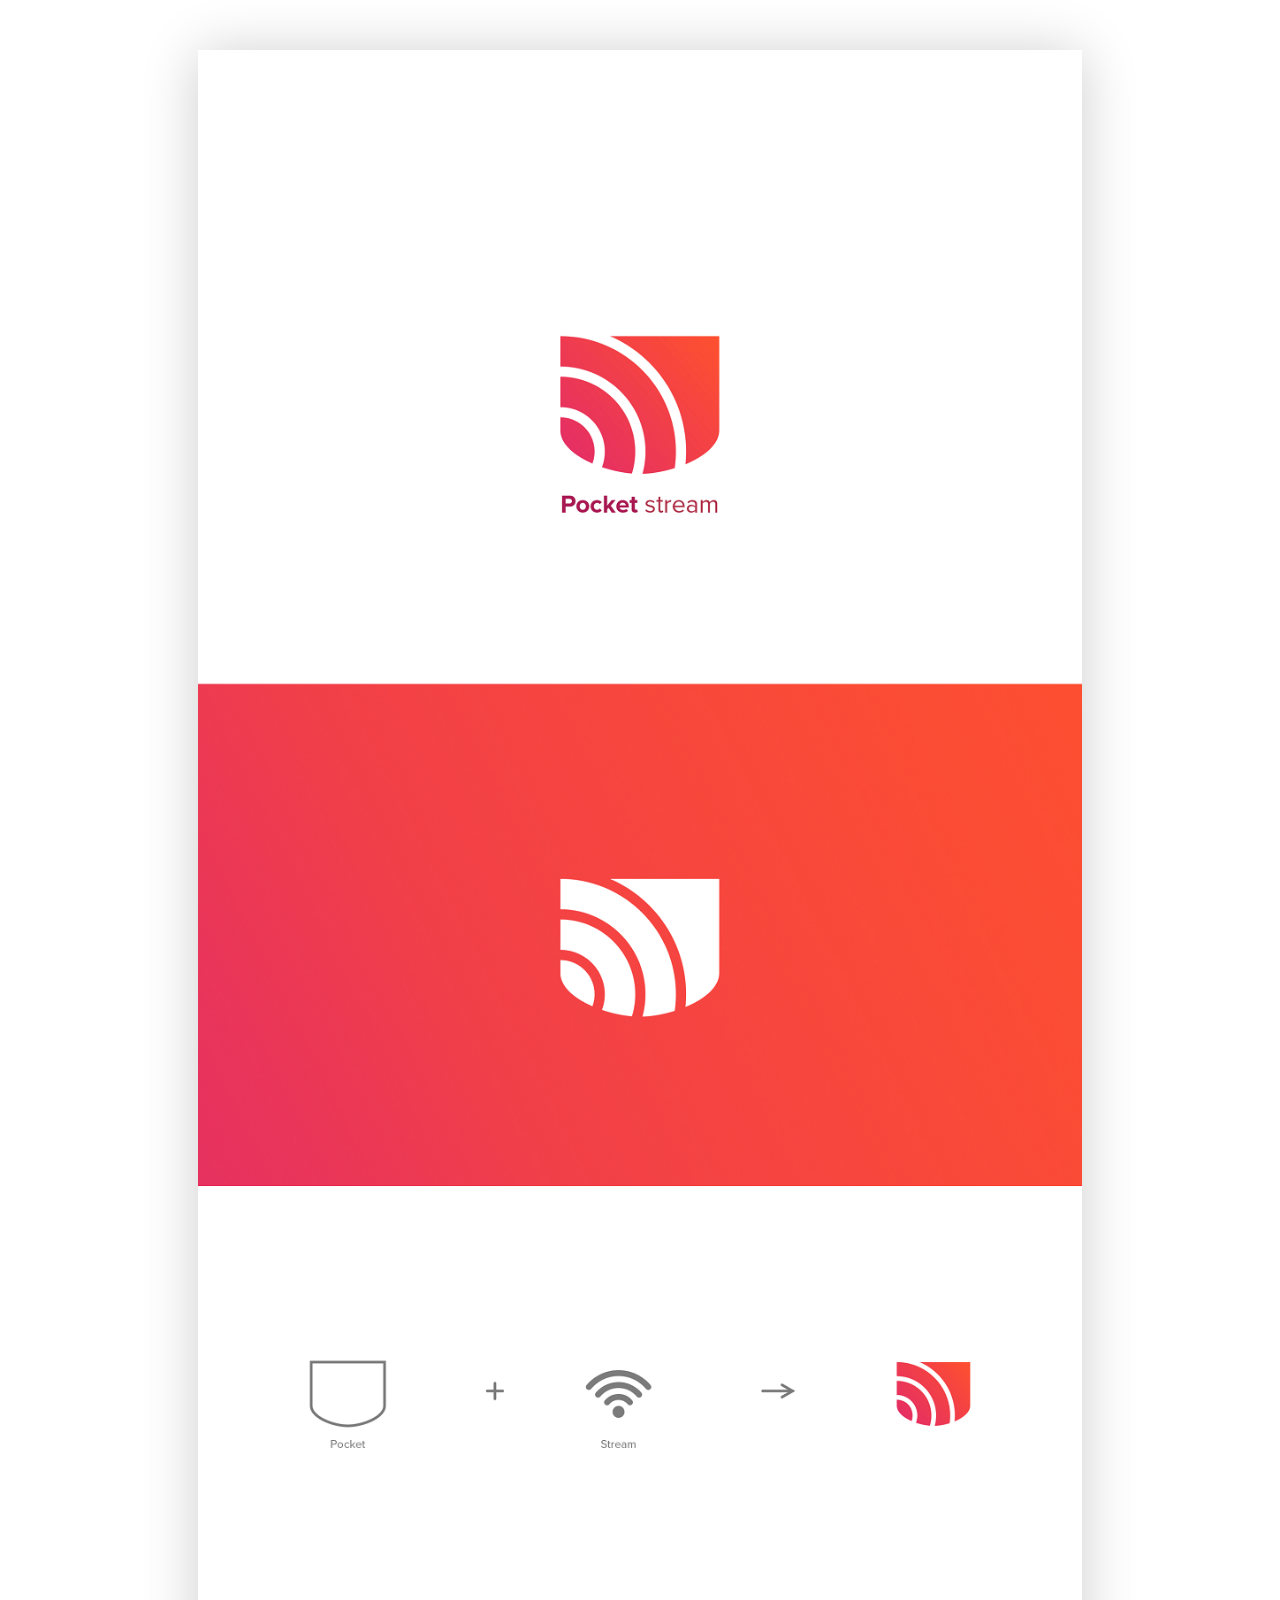
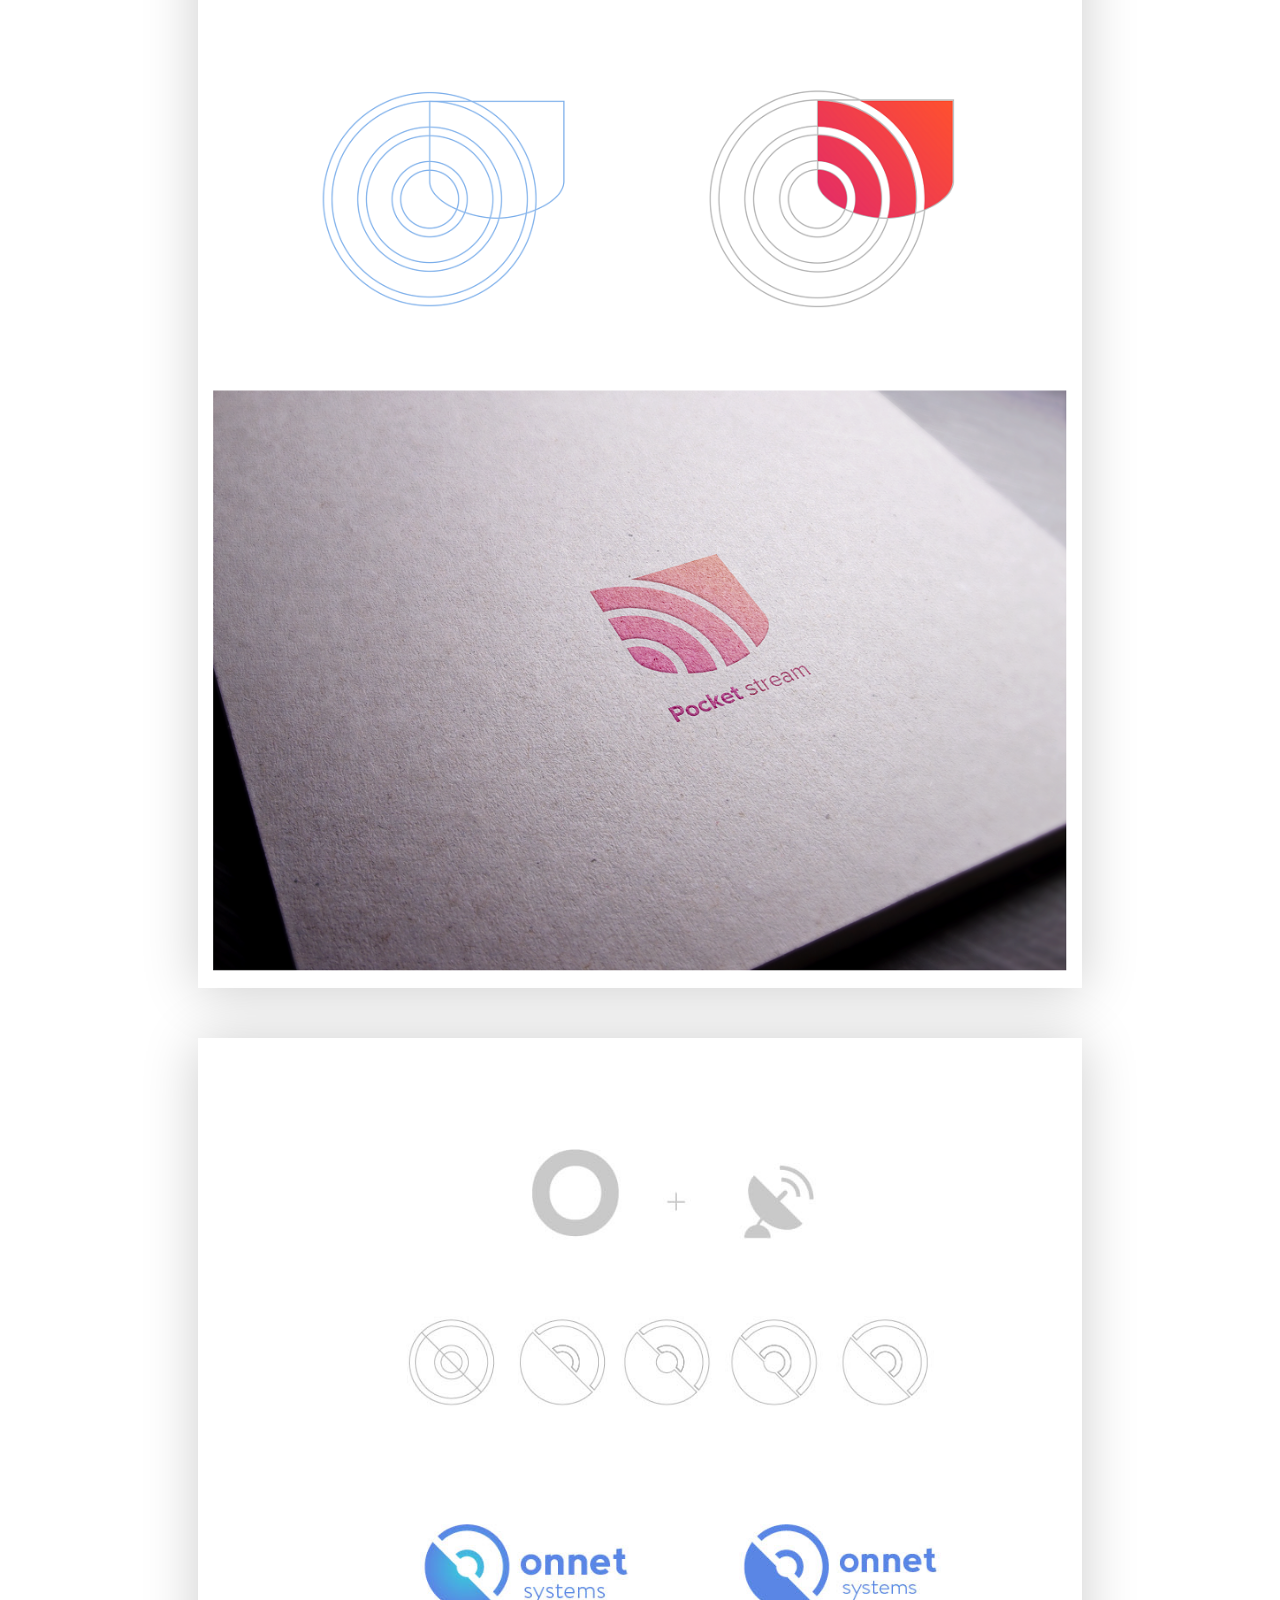
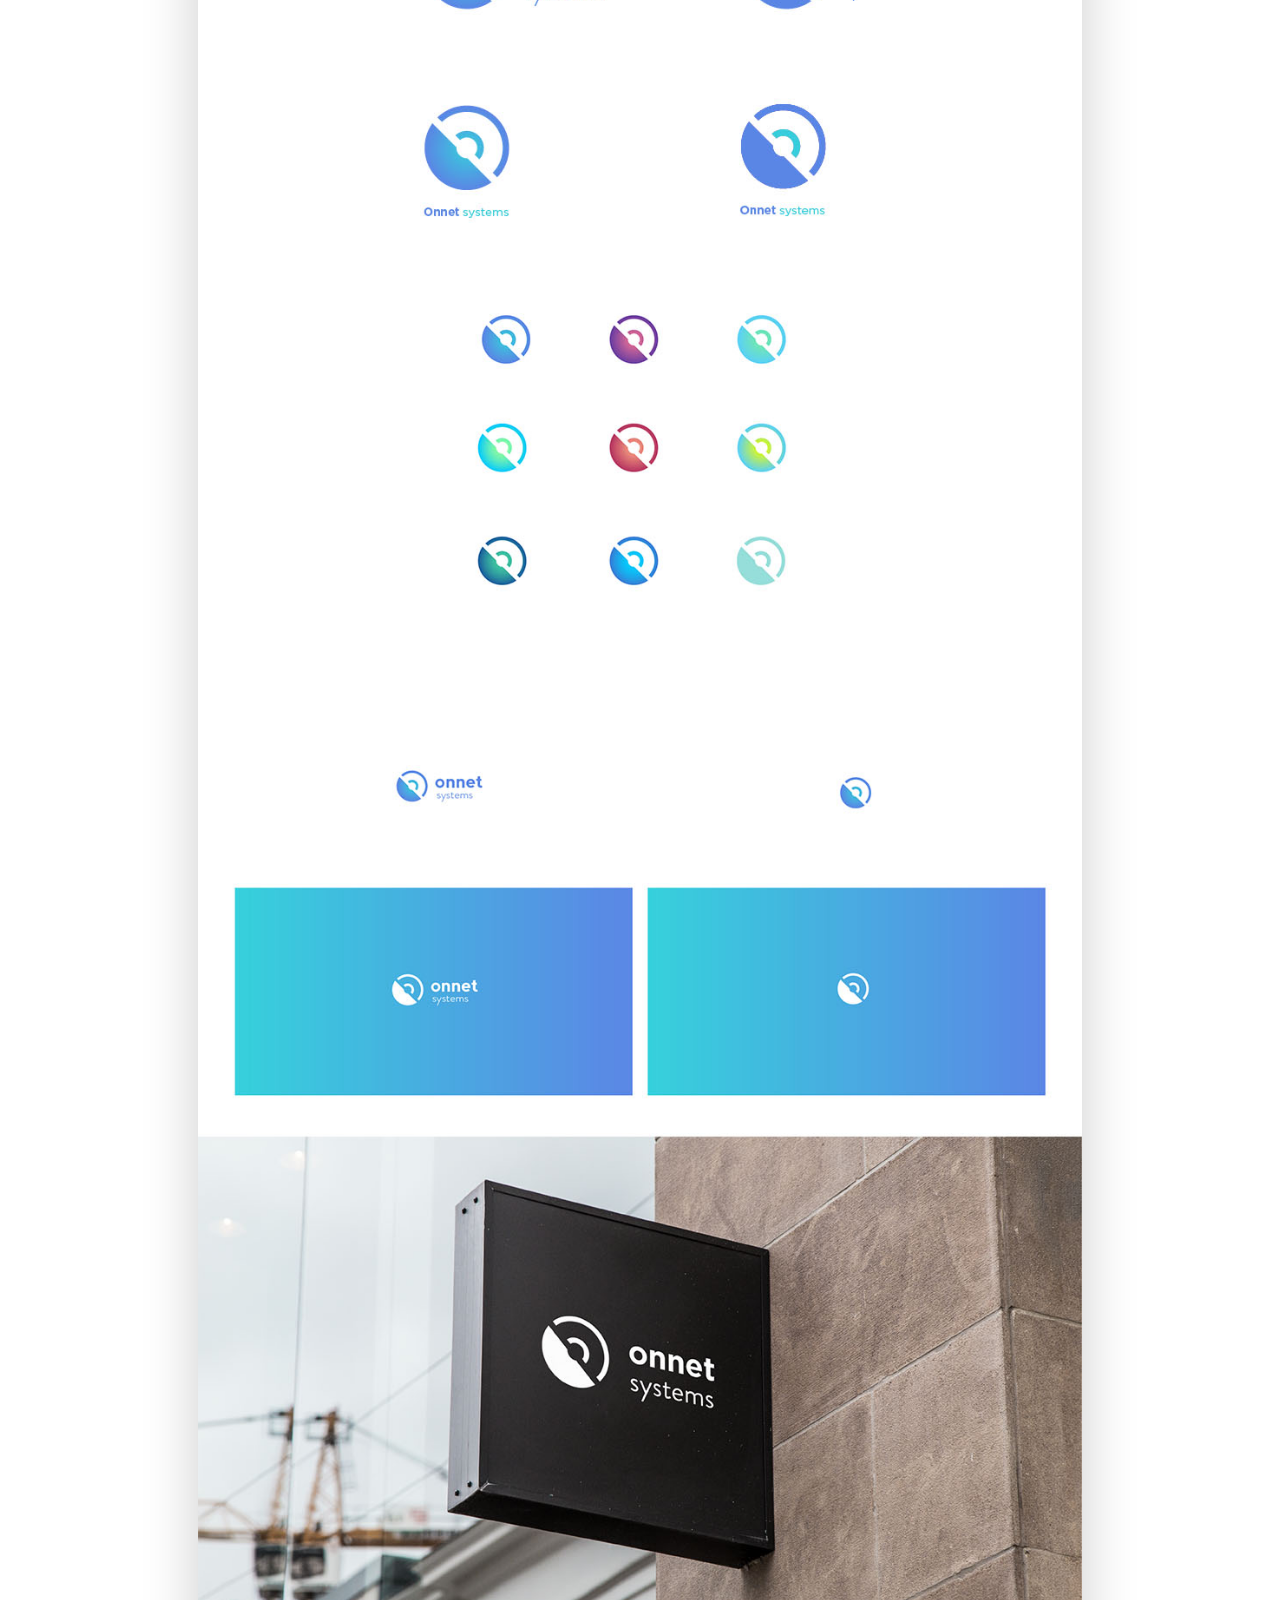
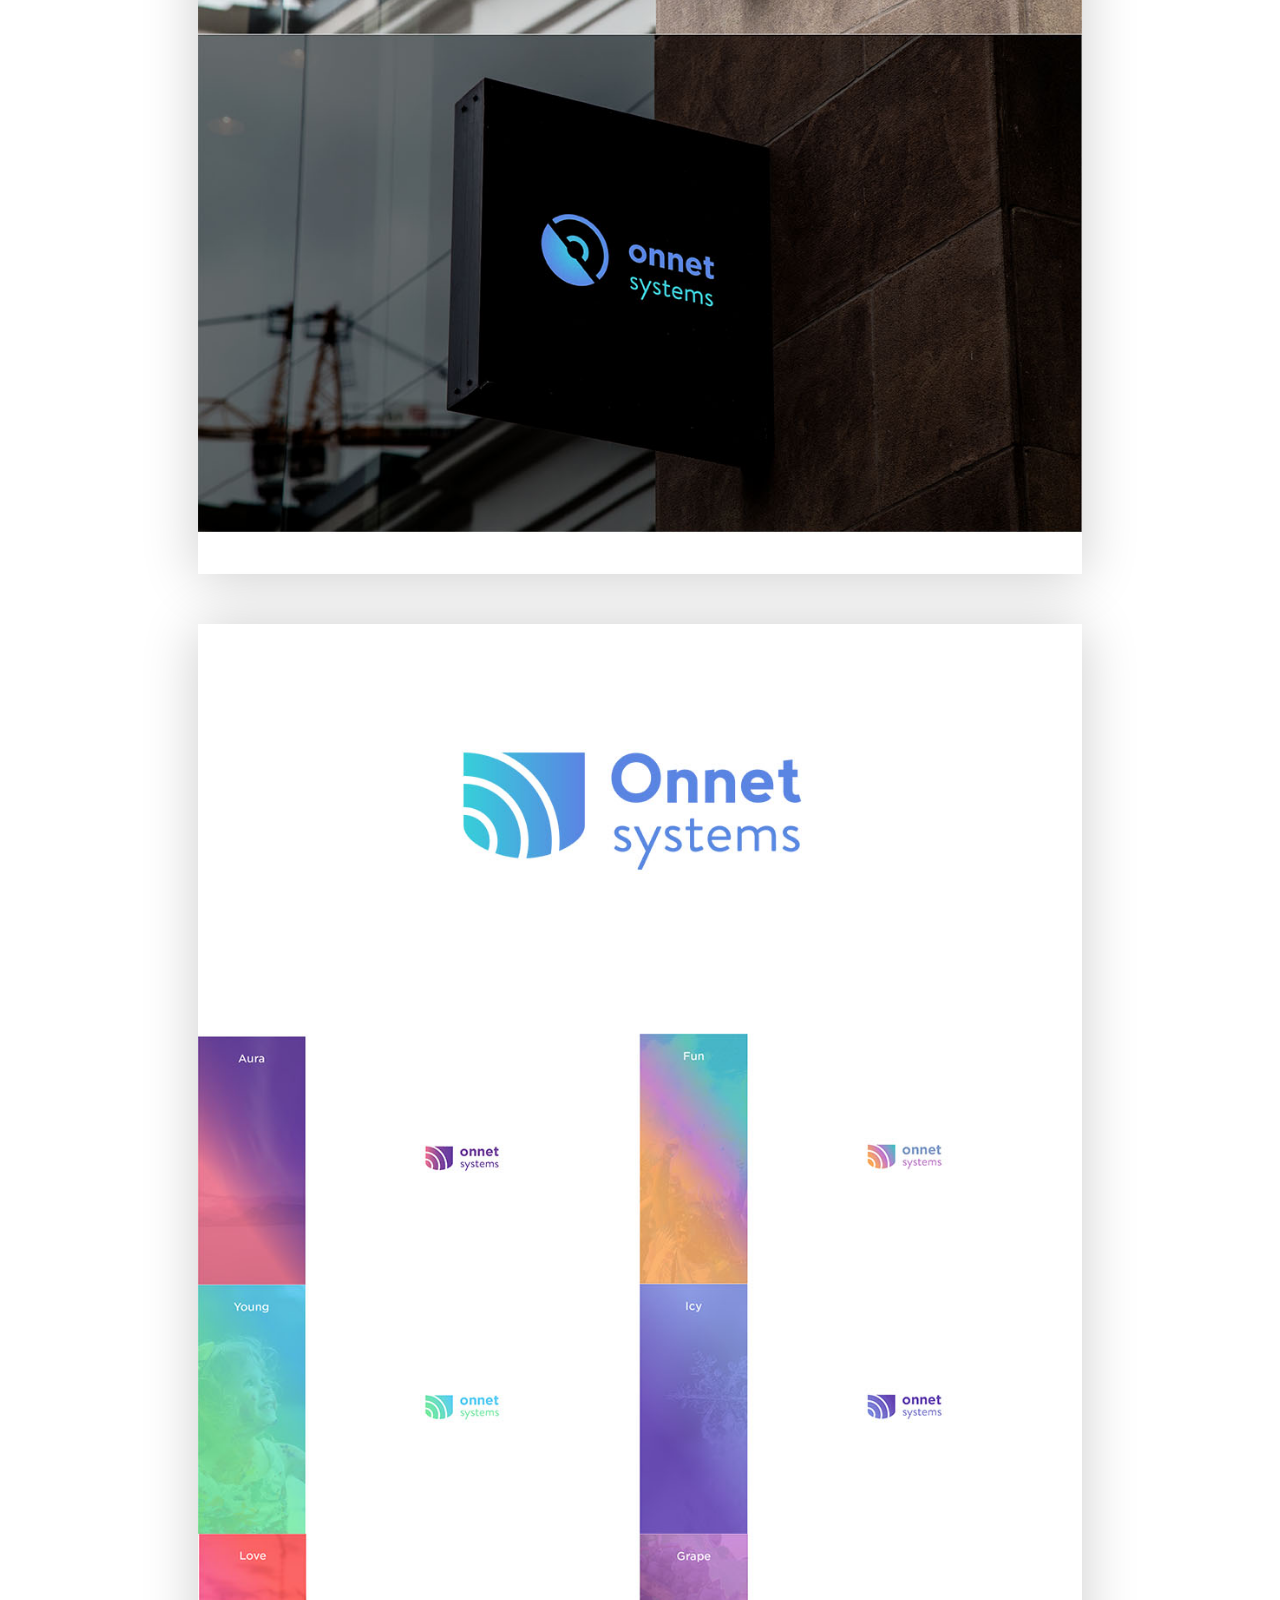
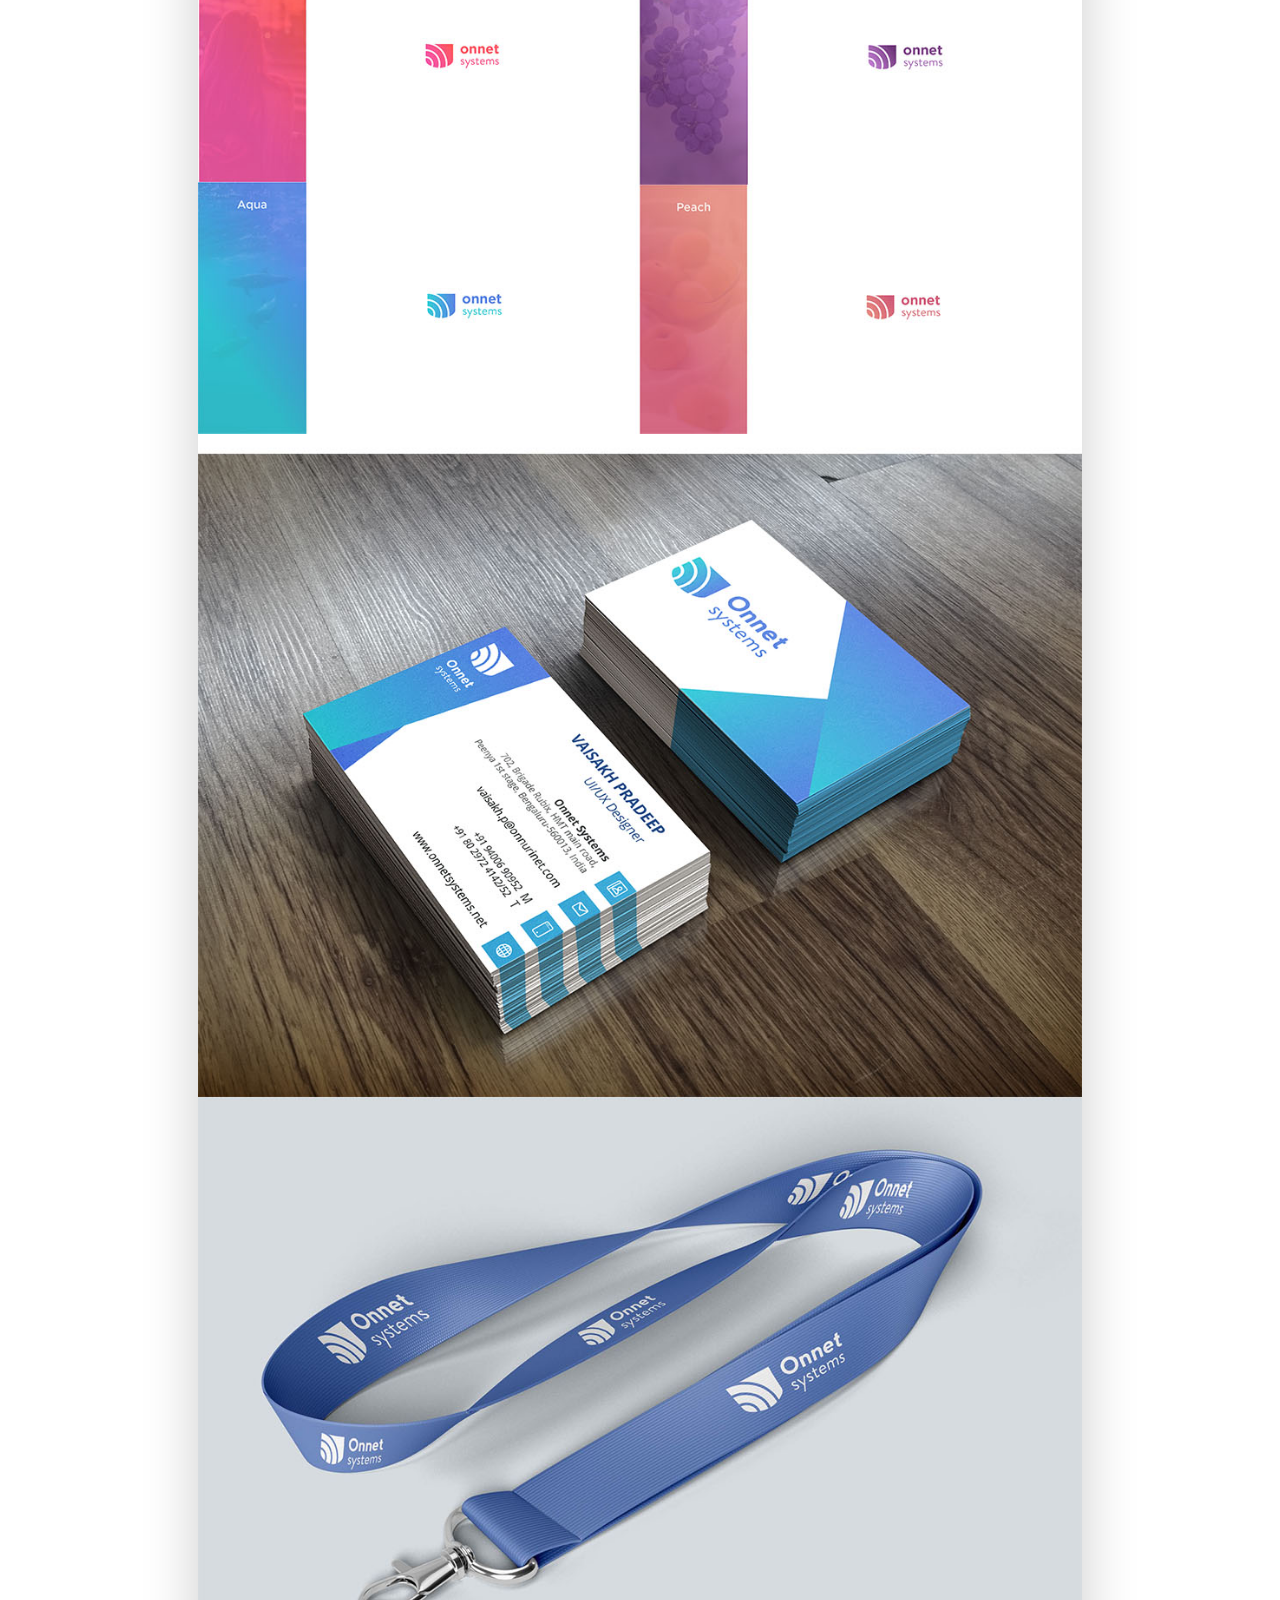
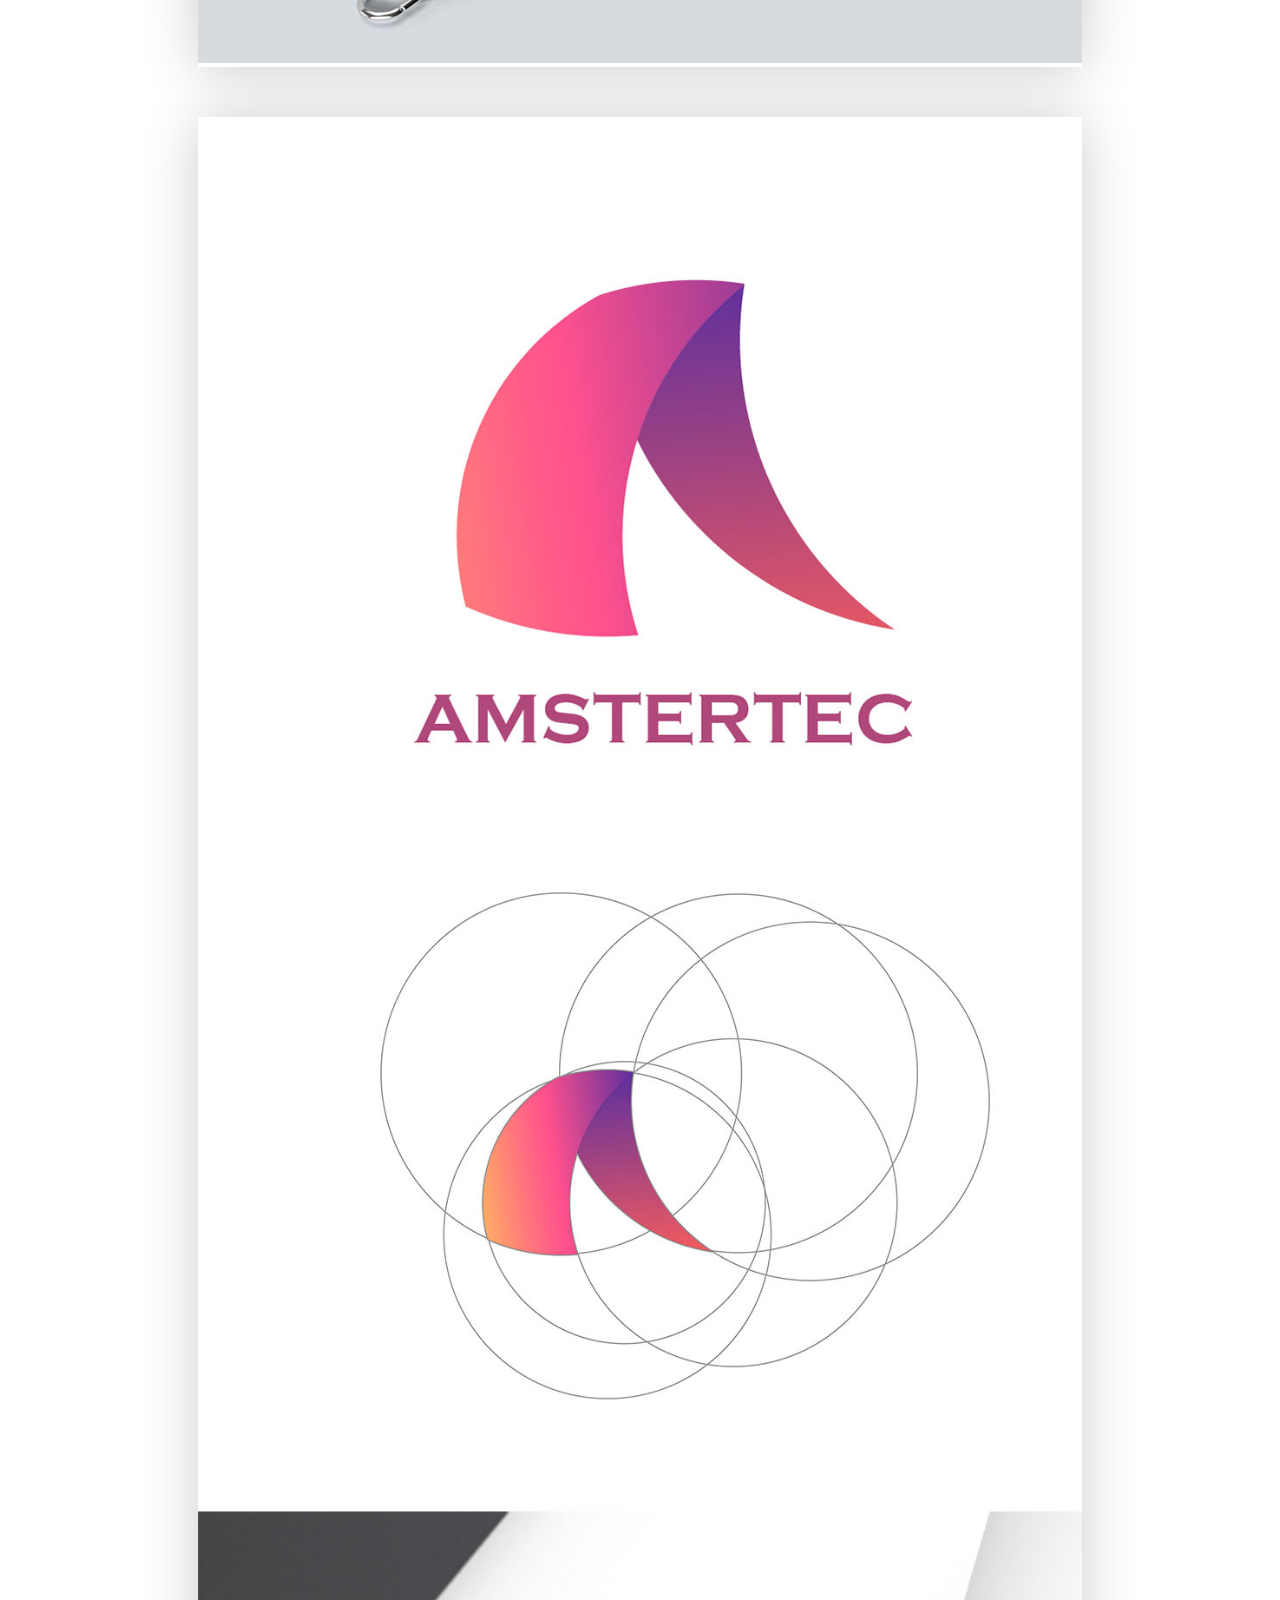
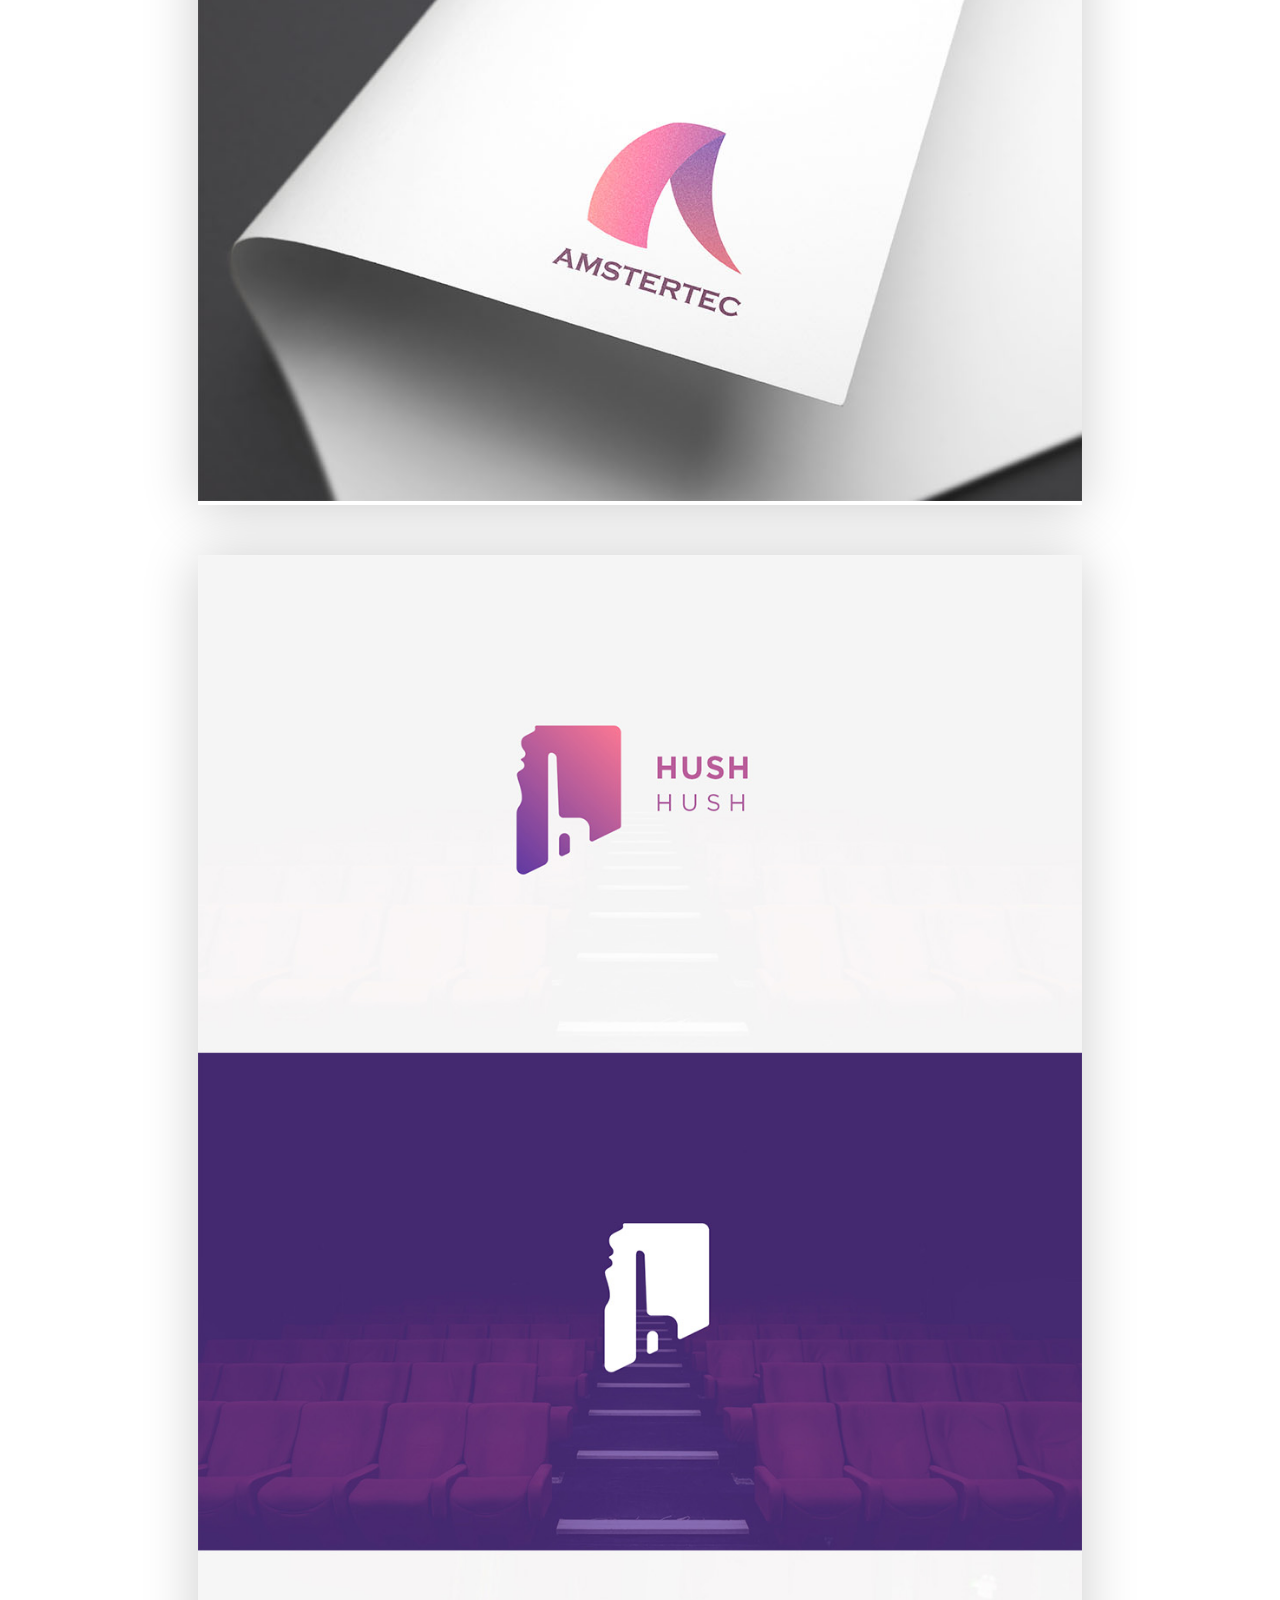
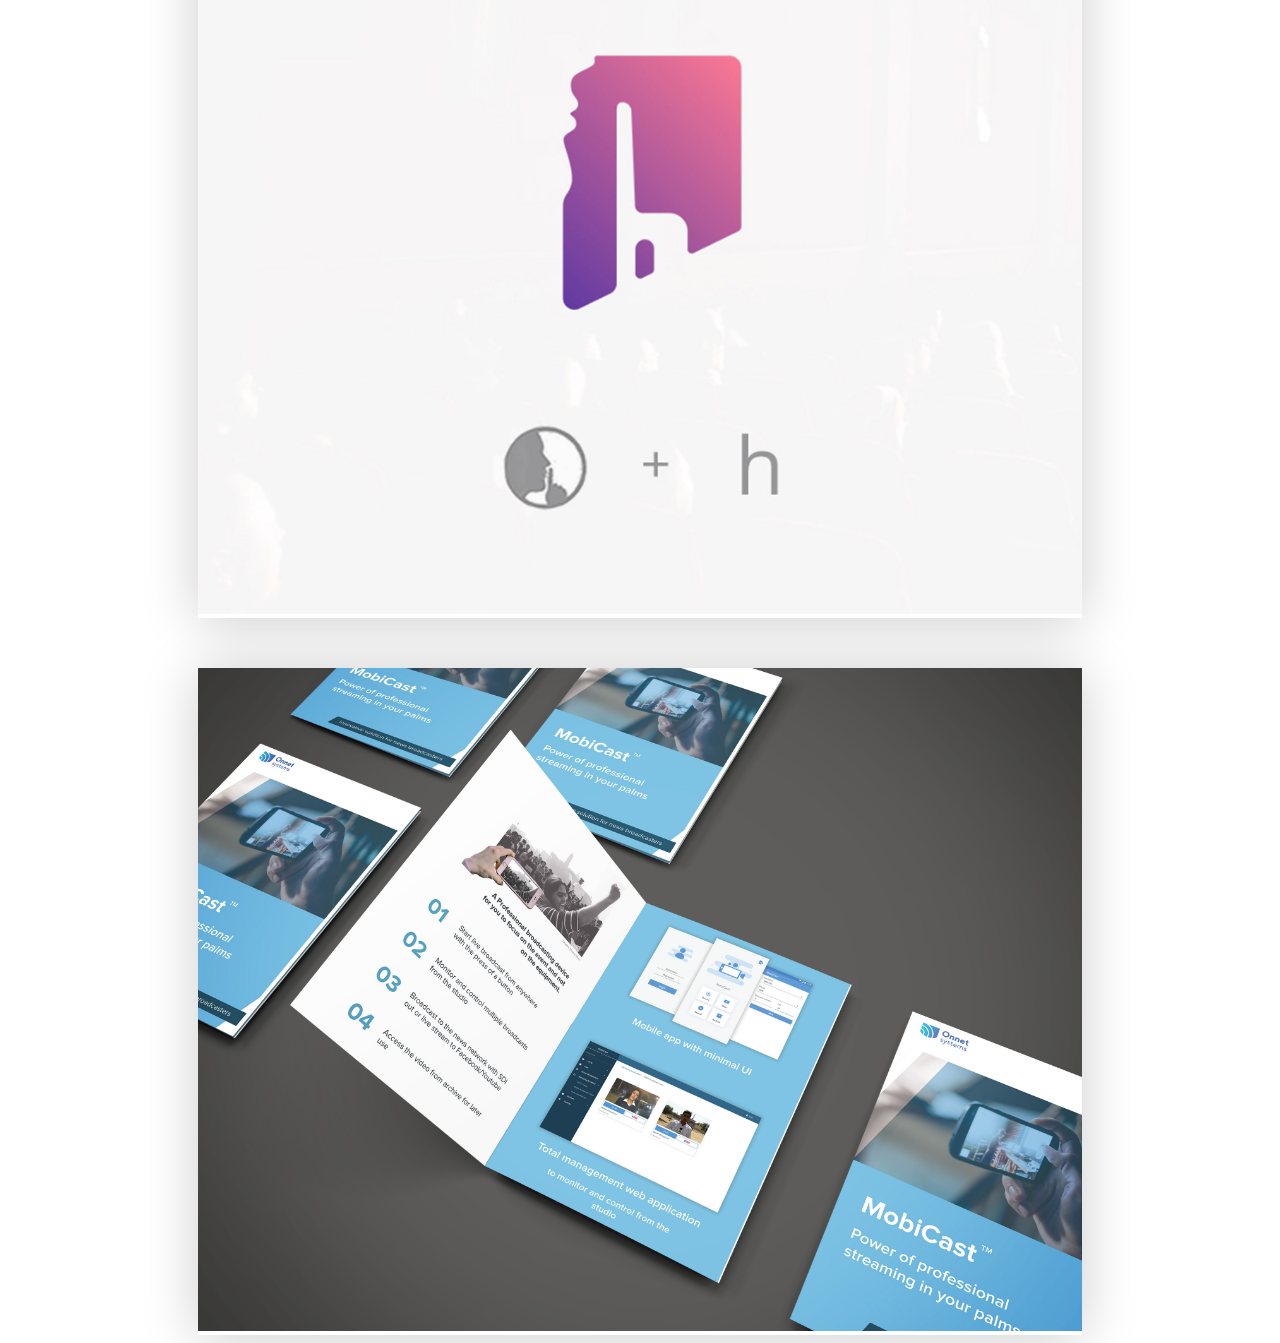
<file: branding.html>
<!DOCTYPE html>
<html>
	<head>
		<title>Portfolio</title>
		<link href="https://fonts.googleapis.com/css?family=Montserrat:400,600,800" rel="stylesheet">
		<link rel="stylesheet" href="css/styles1.css">
	</head>
	<body>
		<div class="container">
			<img src="images/pslogo.png" alt="pslogo">
		</div>
		<div class="container">
			<img src="images/onnetlogo1.jpg" alt="onnetlogo1">
		</div>
		<div class="container">
			<img src="images/onnetlogo2.jpg" alt="onnetlogo2">
		</div>
		<div class="container">
			<img src="images/amstertec.jpg" alt="amstertec">
		</div>
		<div class="container">
			<img src="images/hushhush.jpg" alt="hushhush">
		</div>
		<div class="container">
			<img src="images/mobicastbrochure.jpg" alt="mobicastbrochure">
		</div>
	</body>
</html>
</file>
<file: css/styles1.css>
body{
	font-family: 'Montserrat', sans-serif;
}

.container{
	width: 70%;
	margin: 0 auto;
	margin-top: 50px;
	-webkit-box-shadow: 0px 3px 53px 0px rgba(0,0,0,0.2);
	-moz-box-shadow: 0px 3px 53px 0px rgba(0,0,0,0.2);
	box-shadow: 0px 3px 53px 0px rgba(0,0,0,0.2);
}

.container img{
	width: 100%;
}
</file>
